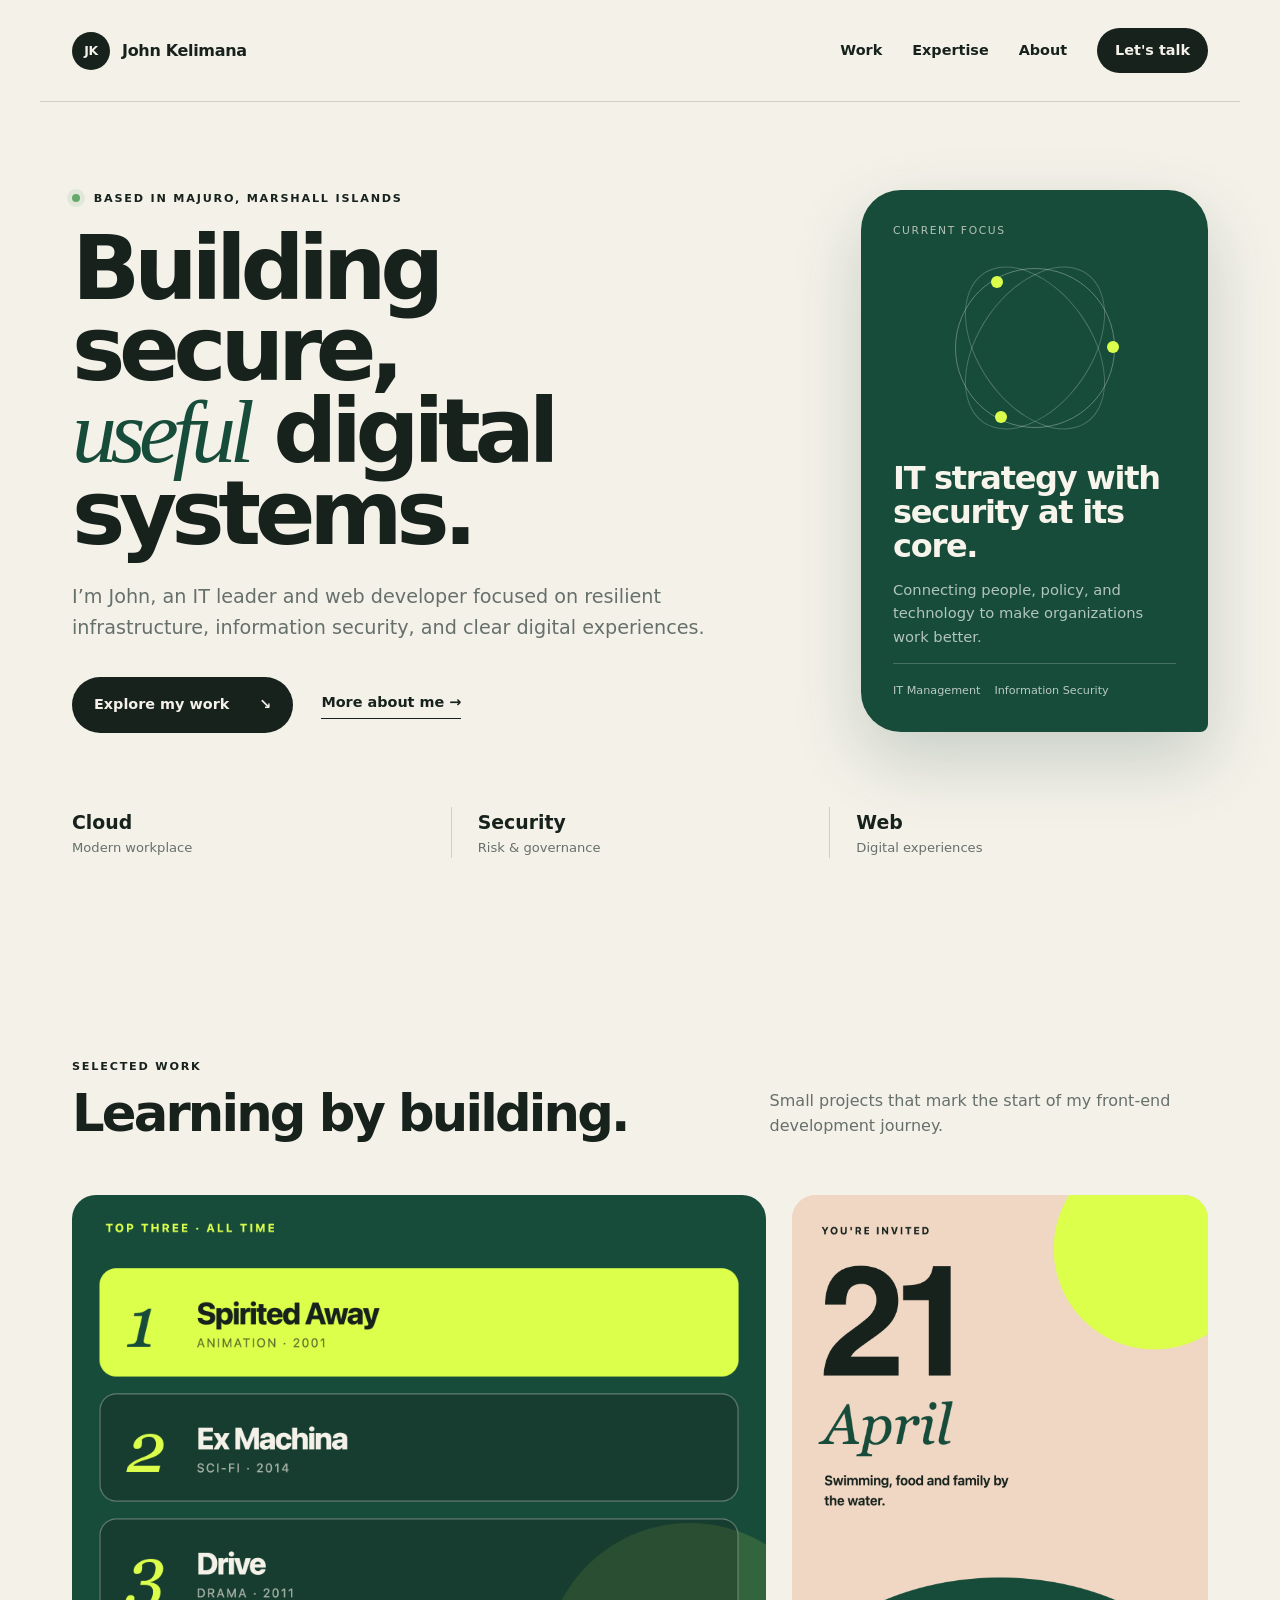
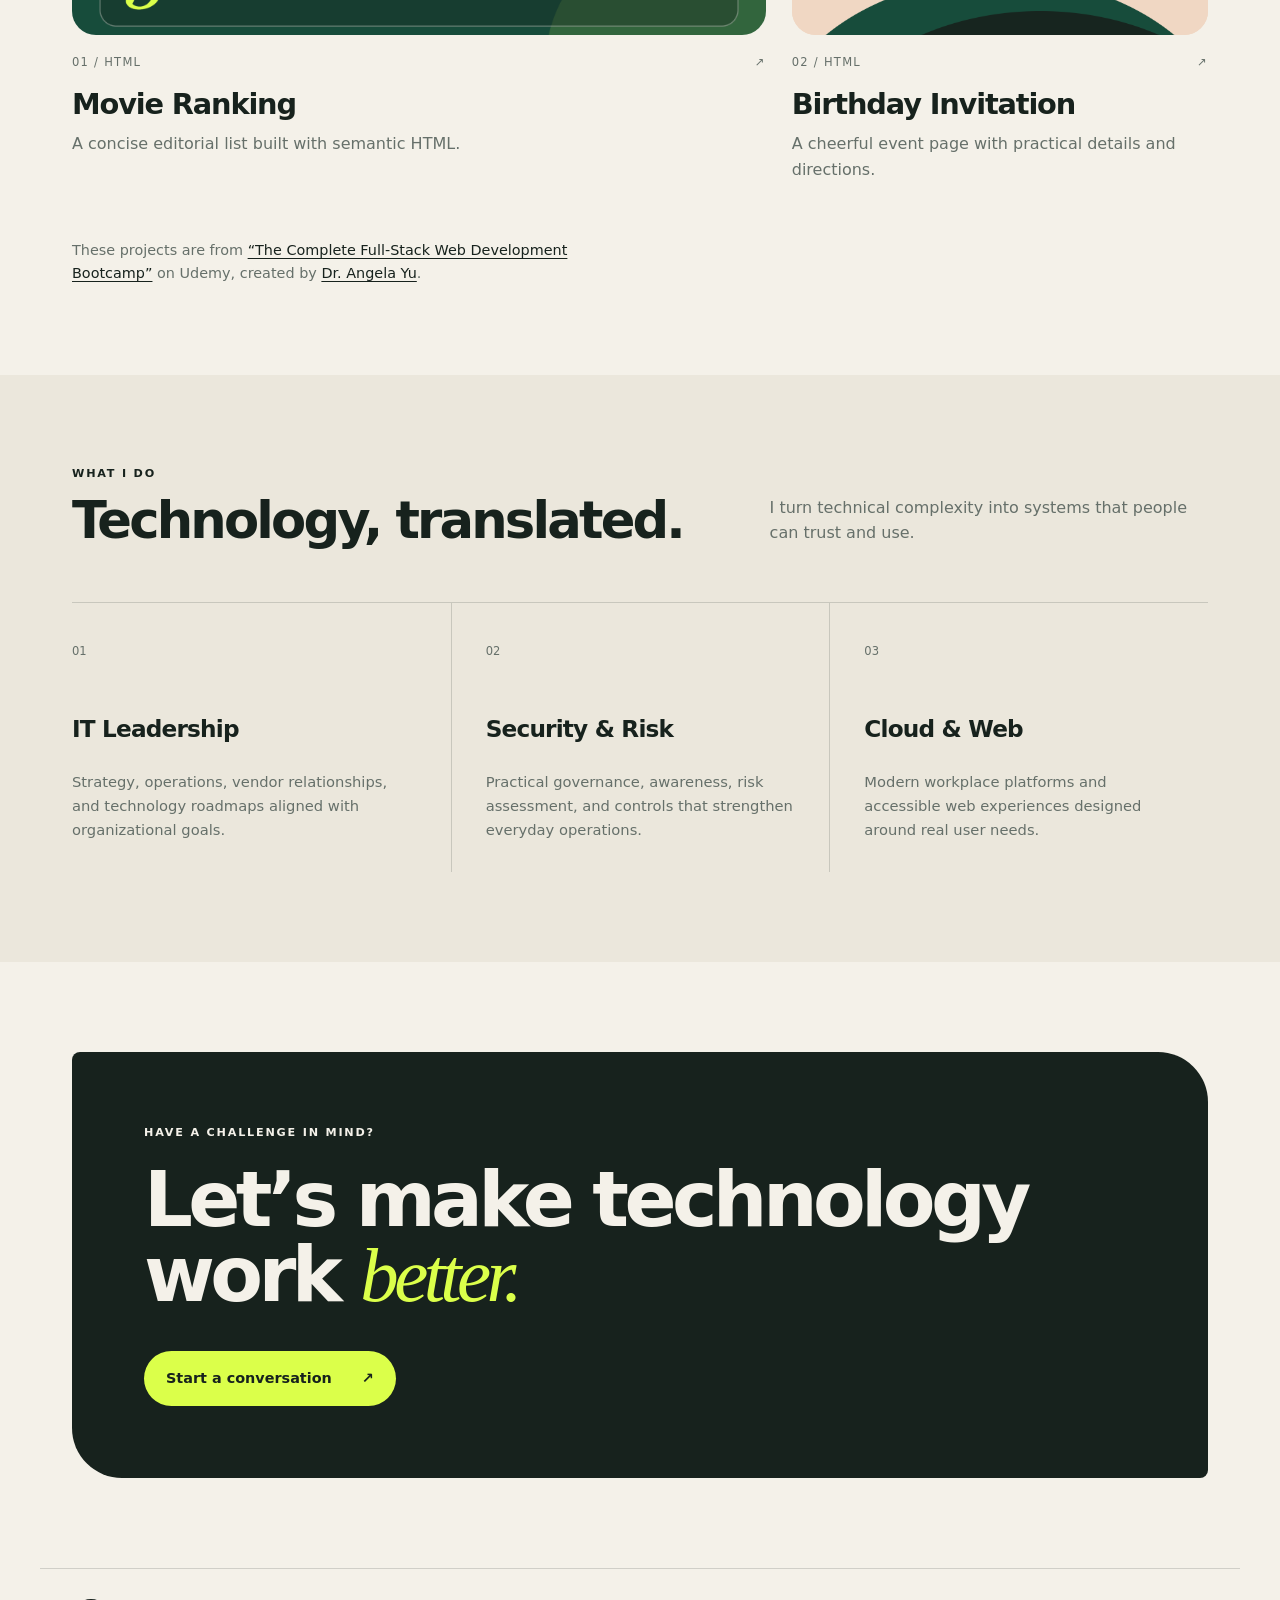
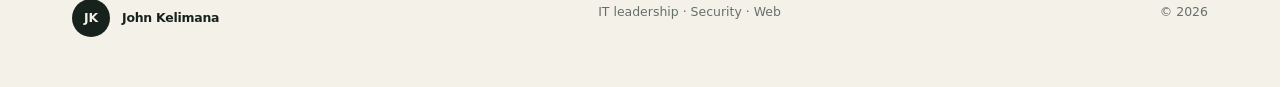
<file: index.html>
<!doctype html>
<html lang="en">
  <head>
    <meta charset="utf-8">
    <meta name="viewport" content="width=device-width, initial-scale=1">
    <meta
      name="description"
      content="John Kelimana — IT leader, security advocate, and web developer based in Majuro, Marshall Islands."
   >
    <title>John Kelimana — IT & Digital Systems</title>
    <link rel="stylesheet" href="./styles.css">
  </head>
  <body>
    <header class="site-header">
      <a class="brand" href="./index.html" aria-label="John Kelimana home"
        ><span>JK</span> John Kelimana</a
      >
      <button
        class="nav-toggle"
        type="button"
        aria-expanded="false"
        aria-controls="site-nav"
        aria-label="Open menu"
      >
        <span></span><span></span>
      </button>
      <nav id="site-nav" aria-label="Primary navigation">
        <a href="#work">Work</a><a href="#expertise">Expertise</a
        ><a href="./public/about.html">About</a
        ><a class="nav-cta" href="./public/contact.html">Let's talk</a>
      </nav>
    </header>
    <main>
      <section class="hero">
        <div class="hero-copy">
          <p class="eyebrow">
            <span class="status-dot"></span> Based in Majuro, Marshall Islands
          </p>
          <h1>Building secure,<br><em>useful</em> digital systems.</h1>
          <p class="hero-intro">
            I’m John, an IT leader and web developer focused on resilient
            infrastructure, information security, and clear digital experiences.
          </p>
          <div class="hero-actions">
            <a class="button button-primary" href="#work"
              >Explore my work <span aria-hidden="true">↘</span></a
            ><a class="text-link" href="./public/about.html"
              >More about me <span aria-hidden="true">→</span></a
            >
          </div>
        </div>
        <aside class="hero-card" aria-label="Professional focus">
          <p class="card-label">Current focus</p>
          <div class="orbit-mark" aria-hidden="true">
            <span></span><span></span><span></span>
          </div>
          <h2>IT strategy with security at its core.</h2>
          <p>
            Connecting people, policy, and technology to make organizations work
            better.
          </p>
          <div class="card-footer">
            <span>IT Management</span><span>Information Security</span>
          </div>
        </aside>
      </section>
      <section class="metrics" aria-label="Areas of impact">
        <div><strong>Cloud</strong><span>Modern workplace</span></div>
        <div><strong>Security</strong><span>Risk & governance</span></div>
        <div><strong>Web</strong><span>Digital experiences</span></div>
      </section>
      <section class="section" id="work">
        <div class="section-heading">
          <div>
            <p class="eyebrow">Selected work</p>
            <h2>Learning by building.</h2>
          </div>
          <p>
            Small projects that mark the start of my front-end development
            journey.
          </p>
        </div>
        <div class="project-grid">
          <a
            class="project-card project-featured"
            href="./public/movie-ranking.html"
            ><div class="project-image">
              <img
                src="./assets/images/movies.png"
                alt="Ranked list: 1 Spirited Away, 2 Ex Machina, 3 Drive"
             >
            </div>
            <div class="project-meta">
              <span>01 / HTML</span><span aria-hidden="true">↗</span>
            </div>
            <h3>Movie Ranking</h3>
            <p>A concise editorial list built with semantic HTML.</p></a
          >
          <a class="project-card" href="./public/birthday-invite.html"
            ><div class="project-image warm">
              <img
                src="./assets/images/birthday.png"
                alt="Invitation graphic for a party on 21 April"
             >
            </div>
            <div class="project-meta">
              <span>02 / HTML</span><span aria-hidden="true">↗</span>
            </div>
            <h3>Birthday Invitation</h3>
            <p>
              A cheerful event page with practical details and directions.
            </p></a
          >
        </div>
        <p class="course-note">
          These projects are from
          <a
            href="https://www.udemy.com/course/the-complete-web-development-bootcamp/"
            target="_blank"
            rel="noopener noreferrer"
            >“The Complete Full-Stack Web Development Bootcamp”</a
          >
          on Udemy, created by
          <a
            href="https://www.udemy.com/user/4b4368a3-b5c8-4529-aa65-2056ec31f37e/"
            target="_blank"
            rel="noopener noreferrer"
            >Dr. Angela Yu</a
          >.
        </p>
      </section>
      <section class="section expertise" id="expertise">
        <div class="section-heading">
          <div>
            <p class="eyebrow">What I do</p>
            <h2>Technology, translated.</h2>
          </div>
          <p>
            I turn technical complexity into systems that people can trust and
            use.
          </p>
        </div>
        <div class="expertise-grid">
          <article>
            <span>01</span>
            <h3>IT Leadership</h3>
            <p>
              Strategy, operations, vendor relationships, and technology
              roadmaps aligned with organizational goals.
            </p>
          </article>
          <article>
            <span>02</span>
            <h3>Security & Risk</h3>
            <p>
              Practical governance, awareness, risk assessment, and controls
              that strengthen everyday operations.
            </p>
          </article>
          <article>
            <span>03</span>
            <h3>Cloud & Web</h3>
            <p>
              Modern workplace platforms and accessible web experiences designed
              around real user needs.
            </p>
          </article>
        </div>
      </section>
      <section class="contact-banner">
        <p class="eyebrow">Have a challenge in mind?</p>
        <h2>Let’s make technology<br>work <em>better.</em></h2>
        <a class="button button-light" href="./public/contact.html"
          >Start a conversation <span aria-hidden="true">↗</span></a
        >
      </section>
    </main>
    <footer>
      <a class="brand" href="./index.html"><span>JK</span> John Kelimana</a>
      <p>IT leadership · Security · Web</p>
      <p>© 2026</p>
    </footer>
    <script src="./menu.js" defer></script>
  </body>
</html>
</file>
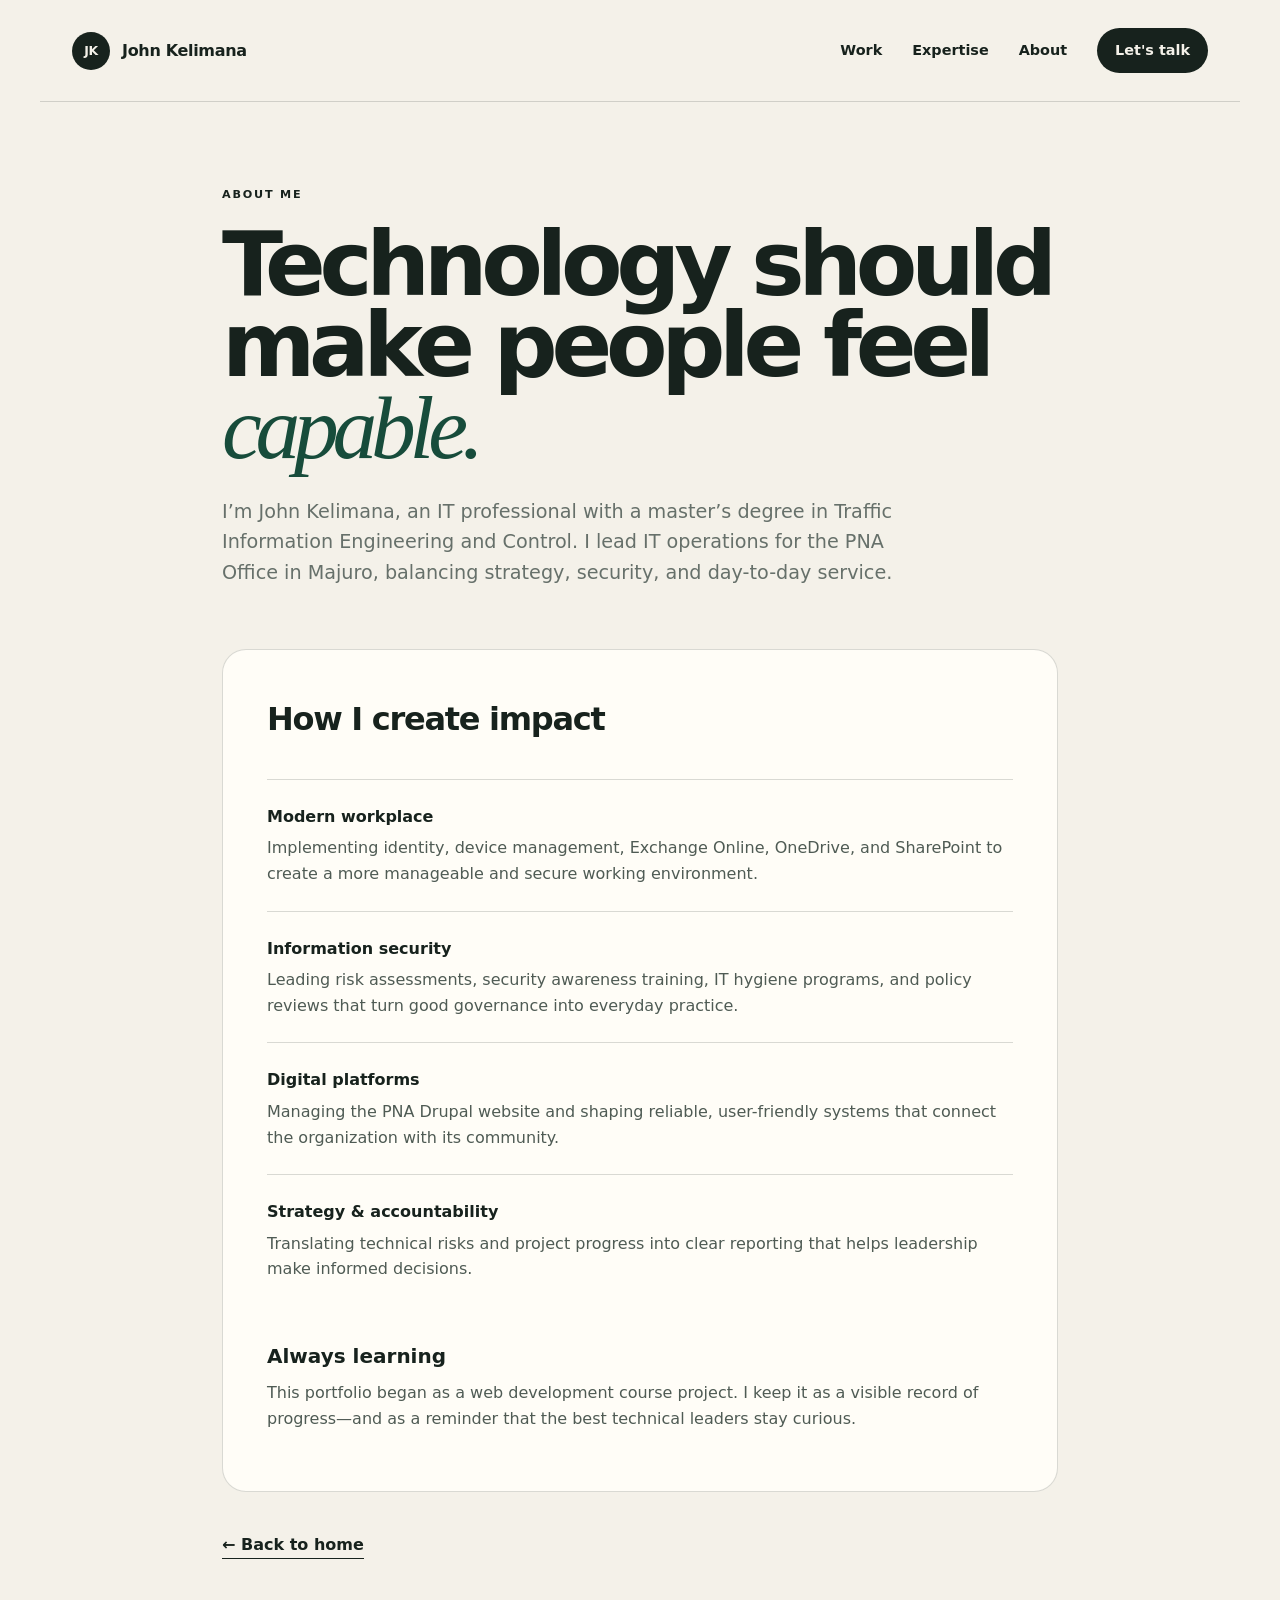
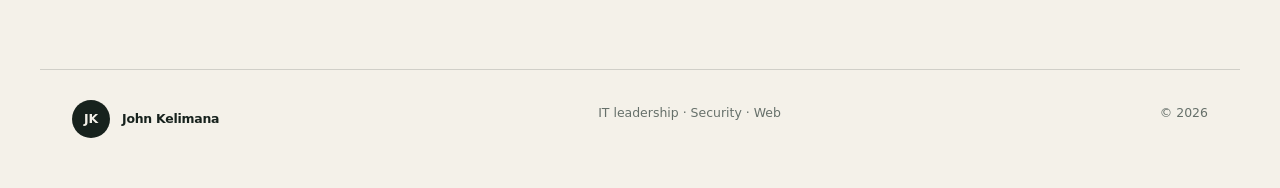
<file: public/about.html>
<!doctype html>
<html lang="en">
  <head>
    <meta charset="utf-8">
    <meta name="viewport" content="width=device-width, initial-scale=1">
    <meta
      name="description"
      content="About John Kelimana, IT leader and web developer."
   >
    <title>About — John Kelimana</title>
    <link rel="stylesheet" href="../styles.css">
  </head>
  <body>
    <header class="site-header">
      <a class="brand" href="../index.html"><span>JK</span> John Kelimana</a
      ><button
        class="nav-toggle"
        type="button"
        aria-expanded="false"
        aria-controls="site-nav"
        aria-label="Open menu"
      >
        <span></span><span></span>
      </button>
      <nav id="site-nav">
        <a href="../index.html#work">Work</a
        ><a href="../index.html#expertise">Expertise</a
        ><a href="./about.html">About</a
        ><a class="nav-cta" href="./contact.html">Let's talk</a>
      </nav>
    </header>
    <main class="page-shell">
      <p class="eyebrow">About me</p>
      <h1>Technology should make people feel <em>capable.</em></h1>
      <p class="page-lead">
        I’m John Kelimana, an IT professional with a master’s degree in Traffic
        Information Engineering and Control. I lead IT operations for the PNA
        Office in Majuro, balancing strategy, security, and day-to-day service.
      </p>
      <section class="content-card">
        <h2>How I create impact</h2>
        <ul class="detail-list">
          <li>
            <strong>Modern workplace</strong>Implementing identity, device
            management, Exchange Online, OneDrive, and SharePoint to create a
            more manageable and secure working environment.
          </li>
          <li>
            <strong>Information security</strong>Leading risk assessments,
            security awareness training, IT hygiene programs, and policy reviews
            that turn good governance into everyday practice.
          </li>
          <li>
            <strong>Digital platforms</strong>Managing the PNA Drupal website
            and shaping reliable, user-friendly systems that connect the
            organization with its community.
          </li>
          <li>
            <strong>Strategy & accountability</strong>Translating technical
            risks and project progress into clear reporting that helps
            leadership make informed decisions.
          </li>
        </ul>
        <h3>Always learning</h3>
        <p>
          This portfolio began as a web development course project. I keep it as
          a visible record of progress—and as a reminder that the best technical
          leaders stay curious.
        </p>
      </section>
      <a class="back-link" href="../index.html">← Back to home</a>
    </main>
    <footer>
      <a class="brand" href="../index.html"><span>JK</span> John Kelimana</a>
      <p>IT leadership · Security · Web</p>
      <p>© 2026</p>
    </footer>
    <script src="../menu.js" defer></script>
  </body>
</html>
</file>
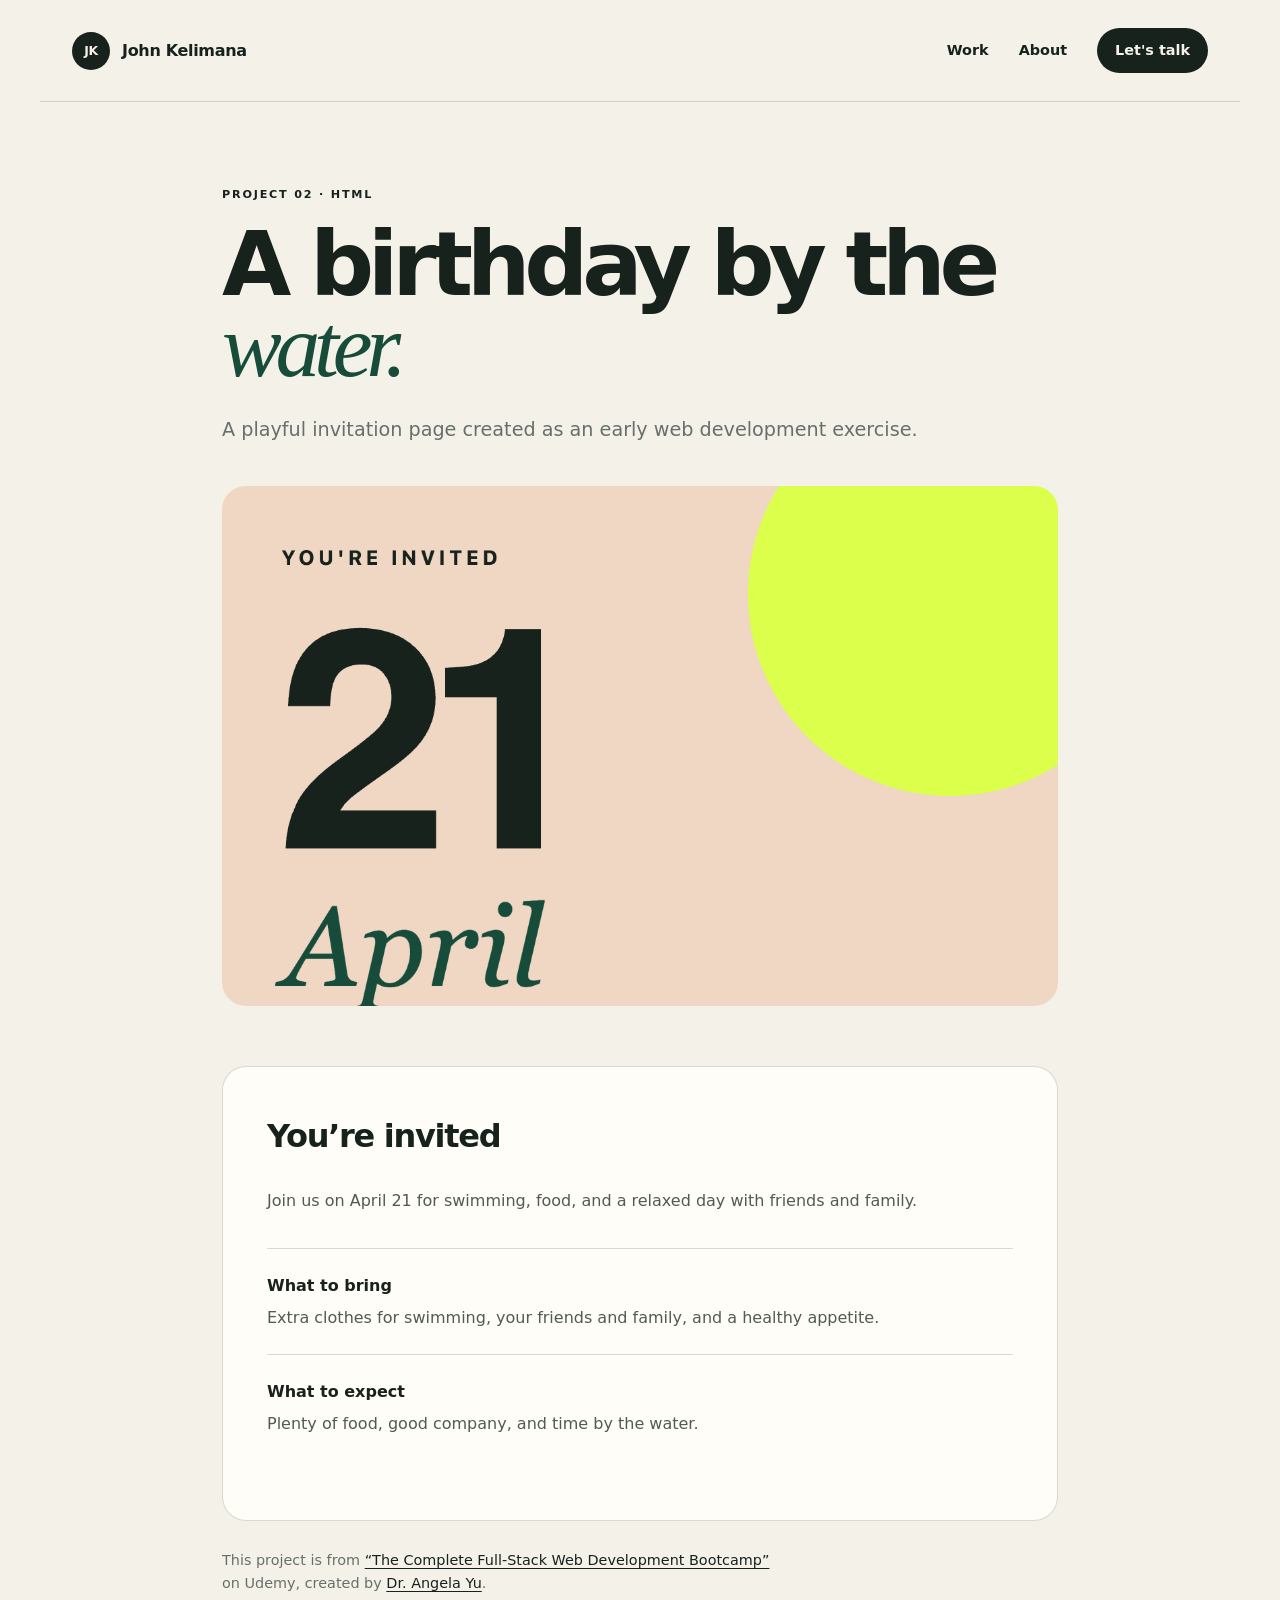
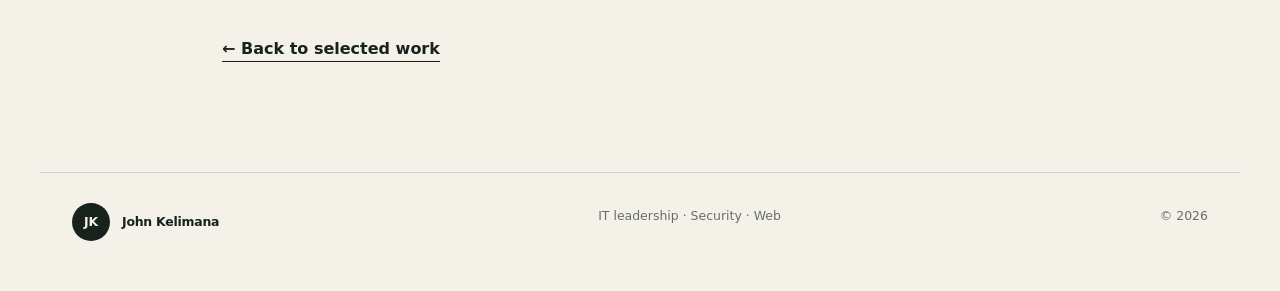
<file: public/birthday-invite.html>
<!doctype html>
<html lang="en">
  <head>
    <meta charset="utf-8">
    <meta name="viewport" content="width=device-width, initial-scale=1">
    <title>Birthday Invitation — John Kelimana</title>
    <link rel="stylesheet" href="../styles.css">
  </head>
  <body>
    <header class="site-header">
      <a class="brand" href="../index.html"><span>JK</span> John Kelimana</a
      ><button
        class="nav-toggle"
        type="button"
        aria-expanded="false"
        aria-controls="site-nav"
        aria-label="Open menu"
      >
        <span></span><span></span>
      </button>
      <nav id="site-nav">
        <a href="../index.html#work">Work</a><a href="./about.html">About</a
        ><a class="nav-cta" href="./contact.html">Let's talk</a>
      </nav>
    </header>
    <main class="page-shell">
      <p class="eyebrow">Project 02 · HTML</p>
      <h1>A birthday by the <em>water.</em></h1>
      <p class="page-lead">
        A playful invitation page created as an early web development exercise.
      </p>
      <img
        class="demo-image"
        src="../assets/images/birthday.png"
        alt="Invitation graphic for a party on 21 April"
     >
      <section class="content-card">
        <h2>You’re invited</h2>
        <p>
          Join us on April 21 for swimming, food, and a relaxed day with friends
          and family.
        </p>
        <ul class="detail-list">
          <li>
            <strong>What to bring</strong>Extra clothes for swimming, your
            friends and family, and a healthy appetite.
          </li>
          <li>
            <strong>What to expect</strong>Plenty of food, good company, and
            time by the water.
          </li>
        </ul>
      </section>
      <p class="course-note">
        This project is from
        <a
          href="https://www.udemy.com/course/the-complete-web-development-bootcamp/"
          target="_blank"
          rel="noopener noreferrer"
          >“The Complete Full-Stack Web Development Bootcamp”</a
        >
        on Udemy, created by
        <a
          href="https://www.udemy.com/user/4b4368a3-b5c8-4529-aa65-2056ec31f37e/"
          target="_blank"
          rel="noopener noreferrer"
          >Dr. Angela Yu</a
        >.
      </p>
      <a class="back-link" href="../index.html#work">← Back to selected work</a>
    </main>
    <footer>
      <a class="brand" href="../index.html"><span>JK</span> John Kelimana</a>
      <p>IT leadership · Security · Web</p>
      <p>© 2026</p>
    </footer>
    <script src="../menu.js" defer></script>
  </body>
</html>
</file>
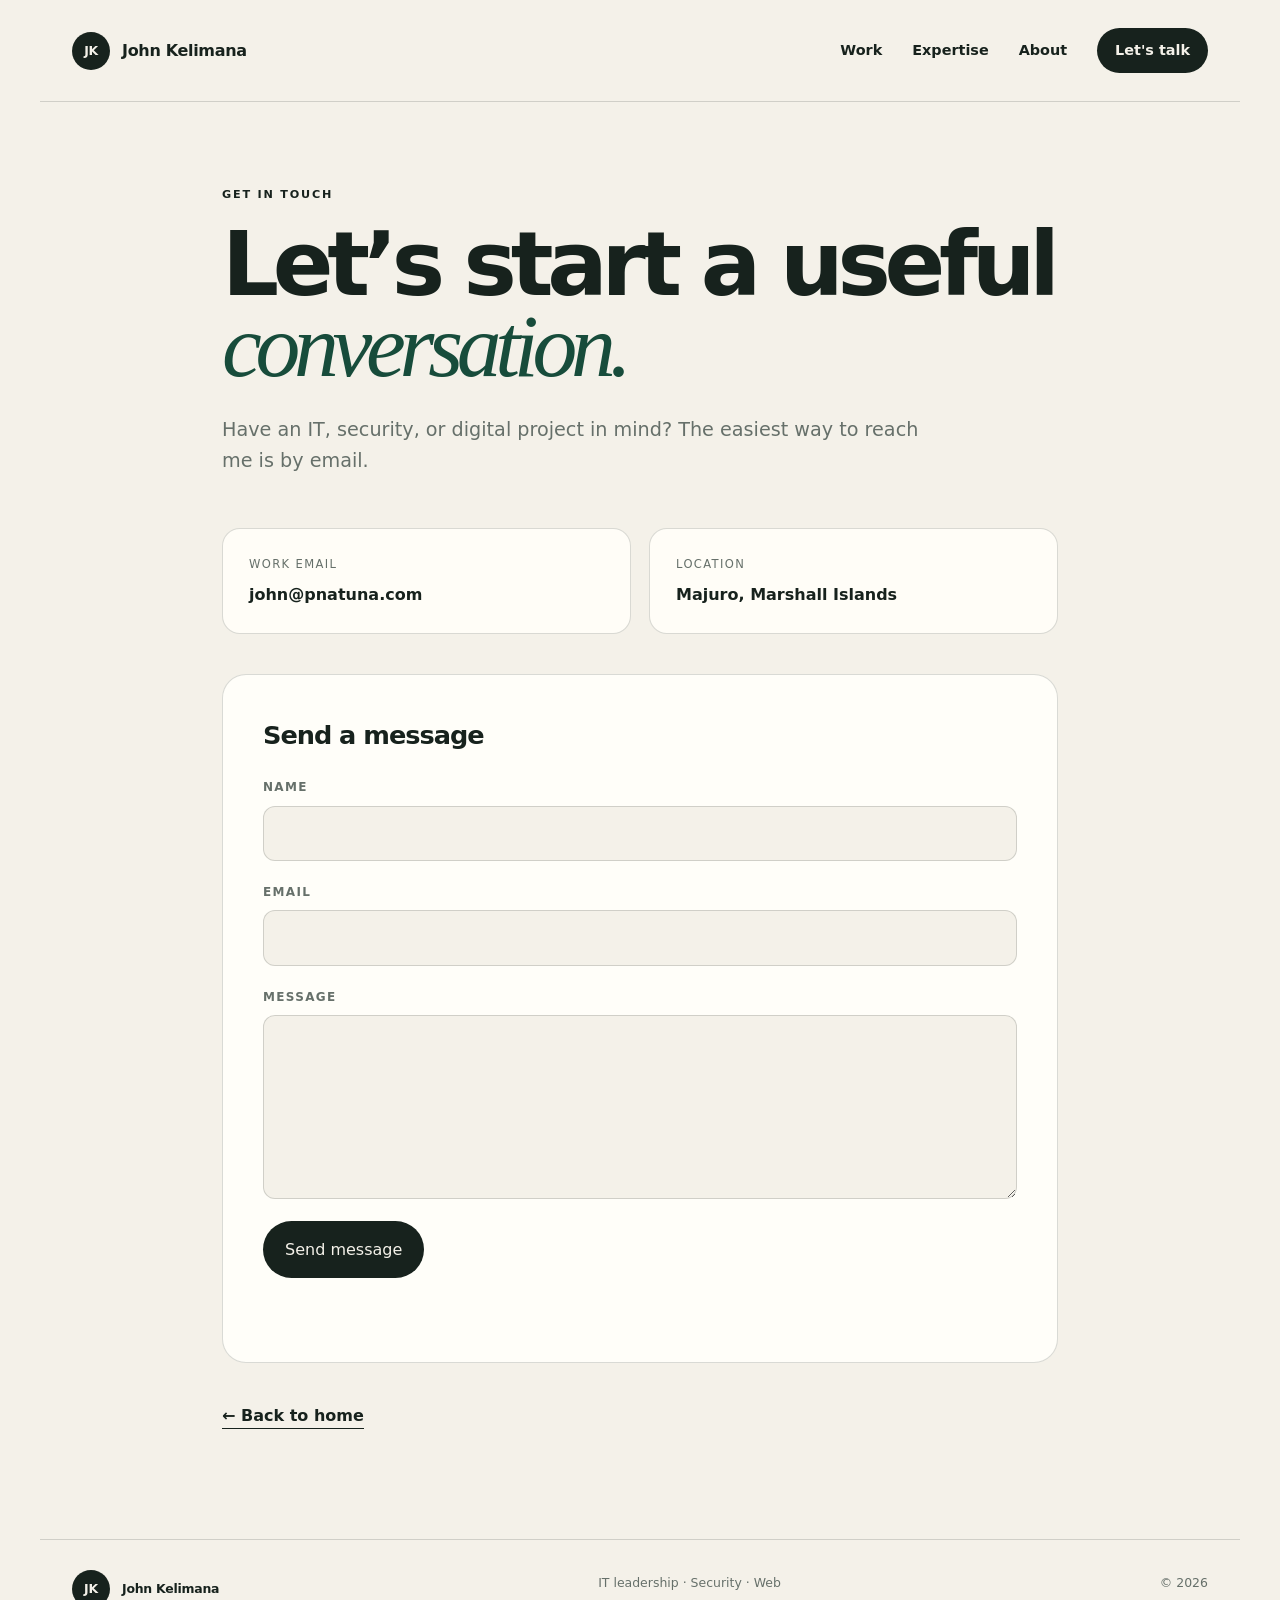
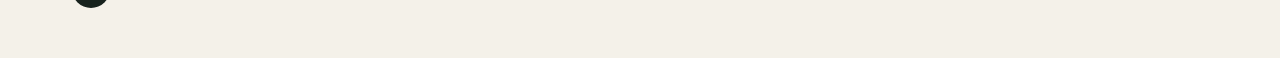
<file: public/contact.html>
<!doctype html>
<html lang="en">
  <head>
    <meta charset="utf-8">
    <meta name="viewport" content="width=device-width, initial-scale=1">
    <meta name="description" content="Contact John Kelimana.">
    <title>Contact — John Kelimana</title>
    <link rel="stylesheet" href="../styles.css">
  </head>
  <body>
    <header class="site-header">
      <a class="brand" href="../index.html"><span>JK</span> John Kelimana</a
      ><button
        class="nav-toggle"
        type="button"
        aria-expanded="false"
        aria-controls="site-nav"
        aria-label="Open menu"
      >
        <span></span><span></span>
      </button>
      <nav id="site-nav">
        <a href="../index.html#work">Work</a
        ><a href="../index.html#expertise">Expertise</a
        ><a href="./about.html">About</a
        ><a class="nav-cta" href="./contact.html">Let's talk</a>
      </nav>
    </header>
    <main class="page-shell">
      <p class="eyebrow">Get in touch</p>
      <h1>Let’s start a useful <em>conversation.</em></h1>
      <p class="page-lead">
        Have an IT, security, or digital project in mind? The easiest way to
        reach me is by email.
      </p>
      <section class="contact-grid" aria-label="Contact details">
        <div class="contact-item">
          <span>Work email</span
          ><a href="mailto:john@pnatuna.com">john@pnatuna.com</a>
        </div>
        <div class="contact-item">
          <span>Location</span><strong>Majuro, Marshall Islands</strong>
        </div>
      </section>
      <form
        class="contact-form"
        id="contact-form"
        novalidate
        aria-labelledby="contact-form-title"
      >
        <h2 id="contact-form-title">Send a message</h2>
        <div class="field">
          <label for="cf-name">Name</label>
          <input
            id="cf-name"
            name="name"
            type="text"
            autocomplete="name"
            maxlength="100"
            required
         >
        </div>
        <div class="field">
          <label for="cf-email">Email</label>
          <input
            id="cf-email"
            name="email"
            type="email"
            autocomplete="email"
            maxlength="200"
            required
         >
        </div>
        <div class="field">
          <label for="cf-message">Message</label>
          <textarea
            id="cf-message"
            name="message"
            rows="6"
            minlength="10"
            maxlength="2000"
            required
          ></textarea>
        </div>
        <div class="field-trap" aria-hidden="true">
          <label for="cf-website">Leave this field empty</label>
          <input
            id="cf-website"
            name="website"
            type="text"
            tabindex="-1"
            autocomplete="off"
         >
        </div>
        <button class="button button-primary" type="submit">
          Send message
        </button>
        <p
          class="form-status"
          id="form-status"
          role="status"
          aria-live="polite"
        ></p>
      </form>
      <a class="back-link" href="../index.html">← Back to home</a>
    </main>
    <footer>
      <a class="brand" href="../index.html"><span>JK</span> John Kelimana</a>
      <p>IT leadership · Security · Web</p>
      <p>© 2026</p>
    </footer>
    <script src="../menu.js" defer></script>
    <script src="../contact.js" defer></script>
  </body>
</html>
</file>
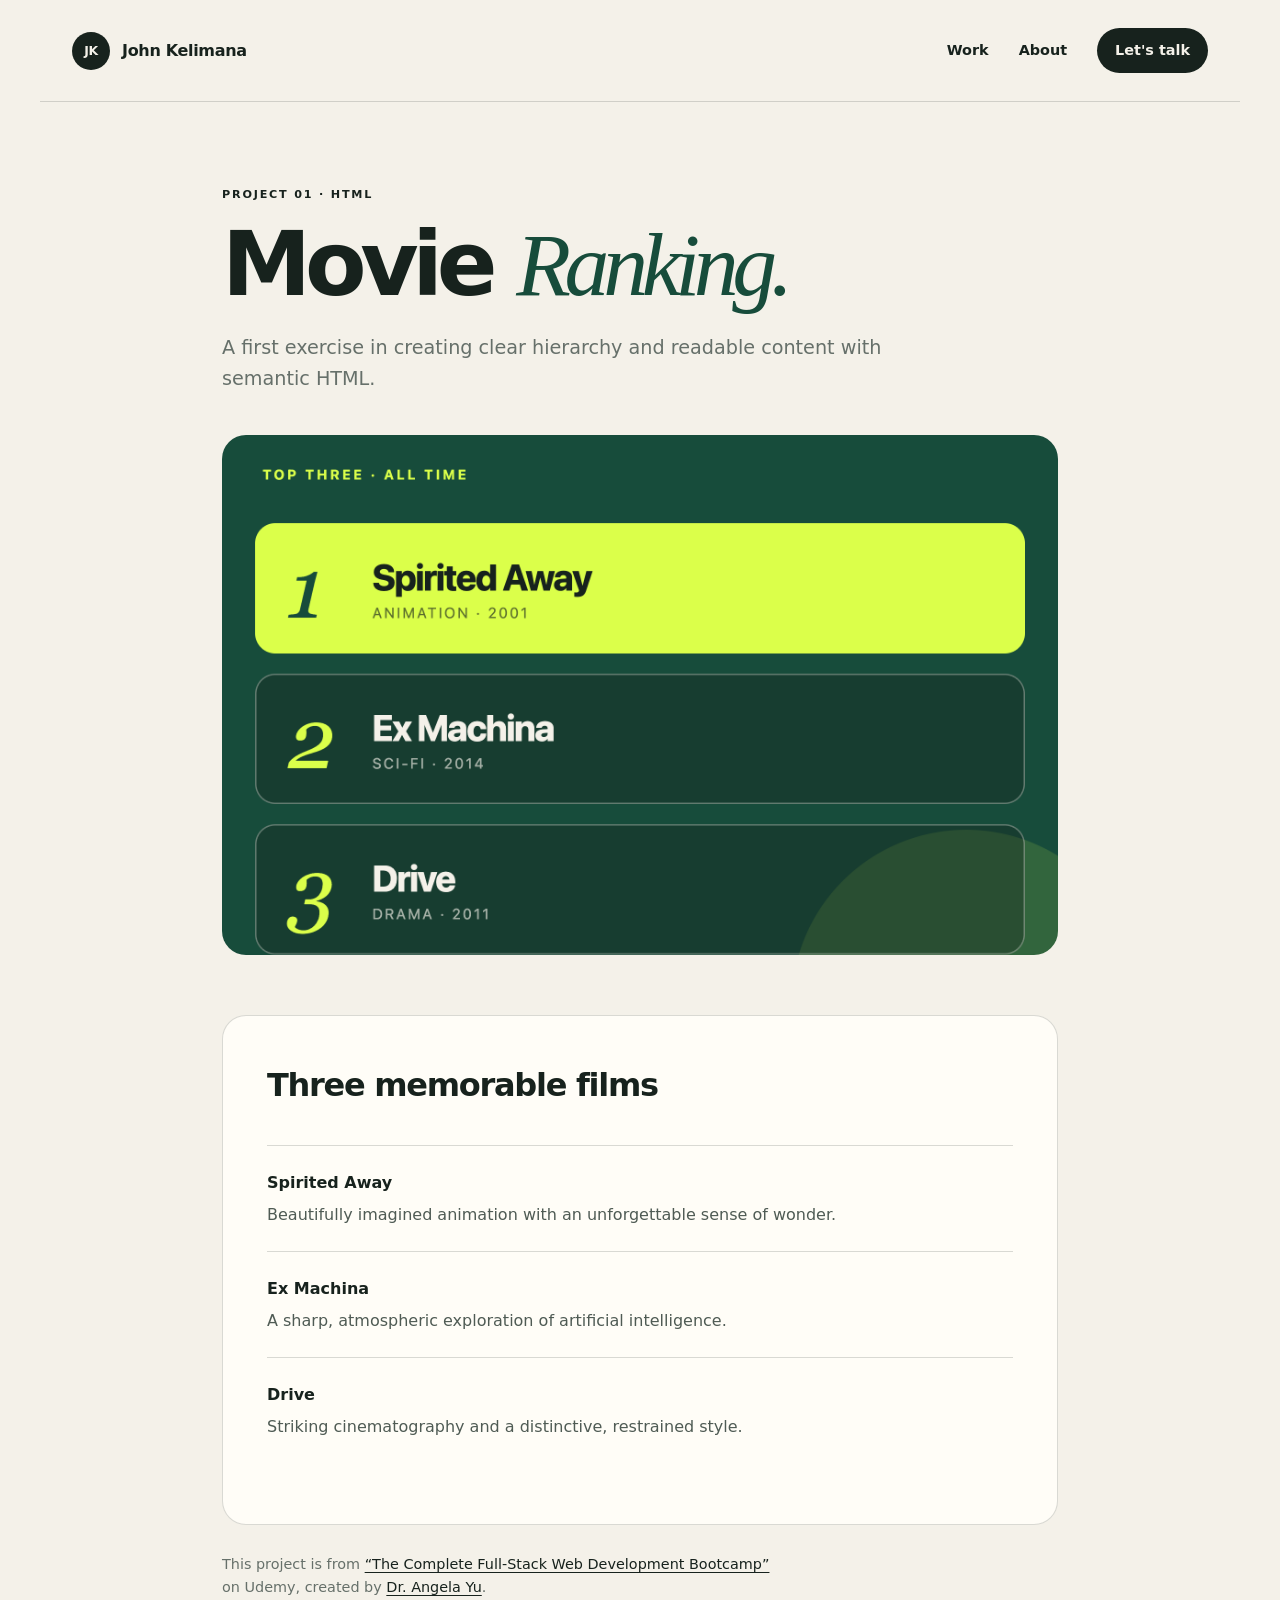
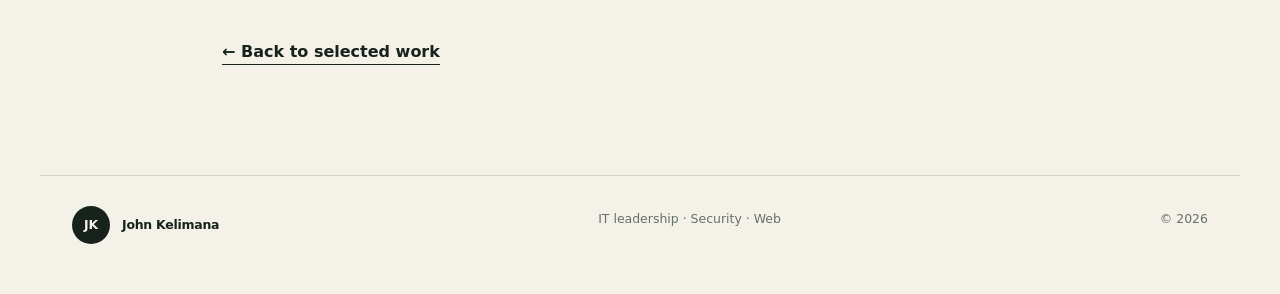
<file: public/movie-ranking.html>
<!doctype html>
<html lang="en">
  <head>
    <meta charset="utf-8">
    <meta name="viewport" content="width=device-width, initial-scale=1">
    <title>Movie Ranking — John Kelimana</title>
    <link rel="stylesheet" href="../styles.css">
  </head>
  <body>
    <header class="site-header">
      <a class="brand" href="../index.html"><span>JK</span> John Kelimana</a
      ><button
        class="nav-toggle"
        type="button"
        aria-expanded="false"
        aria-controls="site-nav"
        aria-label="Open menu"
      >
        <span></span><span></span>
      </button>
      <nav id="site-nav">
        <a href="../index.html#work">Work</a><a href="./about.html">About</a
        ><a class="nav-cta" href="./contact.html">Let's talk</a>
      </nav>
    </header>
    <main class="page-shell">
      <p class="eyebrow">Project 01 · HTML</p>
      <h1>Movie <em>Ranking.</em></h1>
      <p class="page-lead">
        A first exercise in creating clear hierarchy and readable content with
        semantic HTML.
      </p>
      <img
        class="demo-image"
        src="../assets/images/movies.png"
        alt="Ranked list: 1 Spirited Away, 2 Ex Machina, 3 Drive"
     >
      <section class="content-card">
        <h2>Three memorable films</h2>
        <ul class="detail-list">
          <li>
            <strong>Spirited Away</strong>Beautifully imagined animation with an
            unforgettable sense of wonder.
          </li>
          <li>
            <strong>Ex Machina</strong>A sharp, atmospheric exploration of
            artificial intelligence.
          </li>
          <li>
            <strong>Drive</strong>Striking cinematography and a distinctive,
            restrained style.
          </li>
        </ul>
      </section>
      <p class="course-note">
        This project is from
        <a
          href="https://www.udemy.com/course/the-complete-web-development-bootcamp/"
          target="_blank"
          rel="noopener noreferrer"
          >“The Complete Full-Stack Web Development Bootcamp”</a
        >
        on Udemy, created by
        <a
          href="https://www.udemy.com/user/4b4368a3-b5c8-4529-aa65-2056ec31f37e/"
          target="_blank"
          rel="noopener noreferrer"
          >Dr. Angela Yu</a
        >.
      </p>
      <a class="back-link" href="../index.html#work">← Back to selected work</a>
    </main>
    <footer>
      <a class="brand" href="../index.html"><span>JK</span> John Kelimana</a>
      <p>IT leadership · Security · Web</p>
      <p>© 2026</p>
    </footer>
    <script src="../menu.js" defer></script>
  </body>
</html>
</file>
<file: styles.css>
:root{--ink:#17221d;--paper:#f4f1e9;--surface:#ebe7dc;--accent:#dbff4a;--forest:#174c3b;--muted:#66706a;--line:rgba(23,34,29,.16);--radius:24px;--max:1200px}
*{box-sizing:border-box}html{scroll-behavior:smooth}body{margin:0;color:var(--ink);background:var(--paper);font-family:Inter,ui-sans-serif,system-ui,-apple-system,BlinkMacSystemFont,"Segoe UI",sans-serif;line-height:1.6}a{color:inherit;text-decoration:none}img{display:block;max-width:100%}
.site-header,footer{max-width:var(--max);margin:auto;padding:28px 32px;display:flex;align-items:center;justify-content:space-between}.site-header{border-bottom:1px solid var(--line)}.brand{display:inline-flex;align-items:center;gap:12px;font-weight:750;letter-spacing:-.02em}.brand span{display:grid;place-items:center;width:38px;height:38px;color:var(--paper);background:var(--ink);border-radius:50%;font-size:.78rem}nav{display:flex;align-items:center;gap:30px;font-size:.9rem;font-weight:650}nav a:not(.nav-cta):hover{opacity:.55}.nav-cta{padding:11px 18px;color:var(--paper);background:var(--ink);border-radius:999px}
main{overflow:hidden}.hero{max-width:var(--max);margin:auto;padding:88px 32px 74px;display:grid;grid-template-columns:minmax(0,1.55fr) minmax(300px,.75fr);align-items:center;gap:72px}.eyebrow{margin:0 0 20px;text-transform:uppercase;letter-spacing:.16em;font-size:.7rem;font-weight:800}.status-dot{display:inline-block;width:8px;height:8px;margin-right:8px;background:#65a96d;border-radius:50%;box-shadow:0 0 0 5px rgba(101,169,109,.13)}h1,h2,h3,p{margin-top:0}h1{max-width:830px;margin-bottom:28px;font-size:clamp(3.4rem,7vw,6.8rem);line-height:.91;letter-spacing:-.07em;font-weight:690}h1 em,h2 em{color:var(--forest);font-family:Georgia,serif;font-weight:400}.hero-intro{max-width:660px;margin-bottom:34px;color:var(--muted);font-size:clamp(1rem,1.5vw,1.22rem)}.hero-actions{display:flex;align-items:center;flex-wrap:wrap;gap:28px}.button{display:inline-flex;align-items:center;justify-content:center;gap:30px;padding:16px 22px;border-radius:999px;font-size:.9rem;font-weight:750;transition:transform .2s ease}.button:hover{transform:translateY(-2px)}.button-primary{color:var(--paper);background:var(--ink)}.button-light{color:var(--ink);background:var(--accent)}.text-link{padding-bottom:4px;border-bottom:1px solid var(--ink);font-size:.9rem;font-weight:700}
.hero-card{min-height:480px;padding:32px;color:#f7f4eb;background:var(--forest);border-radius:40px 40px 8px 40px;display:flex;flex-direction:column;box-shadow:0 28px 70px rgba(23,76,59,.2)}.card-label{text-transform:uppercase;letter-spacing:.15em;font-size:.67rem;opacity:.7}.orbit-mark{position:relative;width:160px;height:160px;margin:18px auto 34px;border:1px solid rgba(255,255,255,.3);border-radius:50%}.orbit-mark:before,.orbit-mark:after{content:"";position:absolute;inset:22px -12px;border:1px solid rgba(255,255,255,.22);border-radius:50%;transform:rotate(55deg)}.orbit-mark:after{transform:rotate(-55deg)}.orbit-mark span{position:absolute;width:12px;height:12px;background:var(--accent);border-radius:50%}.orbit-mark span:first-child{top:7px;left:35px}.orbit-mark span:nth-child(2){right:-5px;top:72px}.orbit-mark span:last-child{left:39px;bottom:4px}.hero-card h2{max-width:330px;margin-bottom:14px;font-size:2rem;line-height:1.06;letter-spacing:-.04em}.hero-card>p:not(.card-label){color:rgba(255,255,255,.67);font-size:.92rem}.card-footer{margin-top:auto;padding-top:18px;display:flex;gap:14px;border-top:1px solid rgba(255,255,255,.2);color:rgba(255,255,255,.7);font-size:.7rem}
.metrics{max-width:var(--max);margin:0 auto 50px;padding:0 32px 60px;display:grid;grid-template-columns:repeat(3,1fr)}.metrics div{padding:0 26px;border-left:1px solid var(--line)}.metrics div:first-child{padding-left:0;border-left:0}.metrics strong,.metrics span{display:block}.metrics strong{font-size:1.18rem}.metrics span{color:var(--muted);font-size:.82rem}
.section{max-width:var(--max);margin:auto;padding:90px 32px}.section-heading{margin-bottom:56px;display:grid;grid-template-columns:1.5fr 1fr;align-items:end;gap:40px}.section-heading .eyebrow{margin-bottom:12px}.section-heading h2{margin:0;font-size:clamp(2.5rem,4vw,4.2rem);line-height:1;letter-spacing:-.055em}.section-heading>p{margin:0;color:var(--muted)}.project-grid{display:grid;grid-template-columns:1.25fr .75fr;gap:26px}.project-card{min-width:0}.project-image{height:440px;overflow:hidden;background:#dce6dd;border-radius:var(--radius)}.project-image.warm{background:#f0d7c3}.project-image img{width:100%;height:100%;object-fit:cover;object-position:top center;transition:transform .45s ease}.project-card:hover img{transform:scale(1.025)}.project-meta{padding-top:18px;display:flex;justify-content:space-between;color:var(--muted);font-size:.72rem;letter-spacing:.11em;text-transform:uppercase}.project-card h3{margin:10px 0 4px;font-size:1.8rem;letter-spacing:-.04em}.project-card p{color:var(--muted)}
.expertise{max-width:none;padding-left:max(32px,calc((100vw - var(--max))/2 + 32px));padding-right:max(32px,calc((100vw - var(--max))/2 + 32px));background:var(--surface)}.expertise-grid{display:grid;grid-template-columns:repeat(3,1fr);border-top:1px solid var(--line)}.expertise article{padding:34px 34px 16px 0}.expertise article+article{padding-left:34px;border-left:1px solid var(--line)}.expertise article span{display:inline-block;margin-bottom:50px;color:var(--muted);font-size:.72rem}.expertise article h3{font-size:1.45rem;letter-spacing:-.035em}.expertise article p{color:var(--muted);font-size:.92rem}
.contact-banner{max-width:calc(var(--max) - 64px);margin:90px auto;padding:72px;color:var(--paper);background:var(--ink);border-radius:8px 50px 8px 50px}.contact-banner h2{margin-bottom:38px;font-size:clamp(2.8rem,6vw,5.5rem);line-height:.98;letter-spacing:-.06em}.contact-banner h2 em{color:var(--accent)}footer{padding-top:30px;padding-bottom:50px;border-top:1px solid var(--line);color:var(--muted);font-size:.78rem}footer .brand{color:var(--ink)}
.page-shell{max-width:900px;margin:auto;padding:84px 32px 110px}.page-shell h1{max-width:850px;margin-bottom:28px;font-size:clamp(3.2rem,7vw,6rem)}.page-lead{max-width:720px;color:var(--muted);font-size:1.2rem}.content-card{margin-top:60px;padding:44px;background:#fffdf7;border:1px solid var(--line);border-radius:var(--radius)}.content-card h2{font-size:2rem;letter-spacing:-.04em}.content-card h3{margin:34px 0 8px;font-size:1.25rem}.content-card p,.content-card li{color:#4f5b54}.detail-list{display:grid;gap:0;margin-top:34px;padding:0;list-style:none}.detail-list li{padding:24px 0;border-top:1px solid var(--line)}.detail-list strong{display:block;margin-bottom:6px;color:var(--ink)}.contact-grid{display:grid;grid-template-columns:1fr 1fr;gap:18px;margin-top:52px}.contact-item{padding:26px;background:#fffdf7;border:1px solid var(--line);border-radius:18px}.contact-item span{display:block;margin-bottom:8px;color:var(--muted);font-size:.72rem;text-transform:uppercase;letter-spacing:.12em}.contact-item a{font-weight:700;word-break:break-word}.demo-image{width:100%;max-height:520px;margin:40px 0;object-fit:cover;object-position:top;border-radius:var(--radius)}.back-link{display:inline-block;margin-top:40px;font-weight:700;border-bottom:1px solid currentColor}
.nav-toggle{display:none;place-content:center;gap:6px;width:44px;height:44px;padding:0;background:transparent;border:1px solid var(--line);border-radius:50%;cursor:pointer}.nav-toggle span{display:block;width:18px;height:2px;background:var(--ink);transition:transform .2s ease}.open .nav-toggle span:first-child{transform:translateY(4px) rotate(45deg)}.open .nav-toggle span:last-child{transform:translateY(-4px) rotate(-45deg)}
@media(max-width:820px){.site-header{padding:20px}nav{display:none;order:3;flex-basis:100%;flex-direction:column;align-items:stretch;gap:0;padding-top:14px}.open nav{display:flex}nav a{padding:14px 4px;border-bottom:1px solid var(--line)}nav .nav-cta{margin-top:14px;padding:14px 18px;text-align:center;border:0}.site-header{flex-wrap:wrap}.nav-toggle{display:inline-grid}.hero{padding:62px 20px 54px;grid-template-columns:1fr;gap:42px}.hero-card{min-height:410px}.metrics{padding:0 20px 40px}.section{padding:68px 20px}.section-heading{grid-template-columns:1fr;gap:18px}.project-grid,.expertise-grid{grid-template-columns:1fr}.project-image{height:390px}.expertise{padding-left:20px;padding-right:20px}.expertise article+article{padding-left:0;border-left:0;border-top:1px solid var(--line)}.expertise article span{margin-bottom:20px}.contact-banner{margin:54px 20px;padding:46px 28px}footer{margin:0 20px;padding-left:0;padding-right:0;flex-wrap:wrap;gap:18px}.page-shell{padding:64px 20px 90px}.content-card{padding:28px}.contact-grid{grid-template-columns:1fr}}
@media(prefers-reduced-motion:reduce){html{scroll-behavior:auto}*{transition:none!important}}
.course-note{margin:40px 0 0;color:var(--muted);font-size:.9rem;max-width:62ch}.course-note a{color:var(--ink);text-decoration:underline;text-underline-offset:3px}.content-card+.course-note{margin:28px 0 0}
.contact-form{margin-top:40px;padding:40px;display:grid;gap:22px;background:#fffef9;border:1px solid var(--line);border-radius:var(--radius)}.contact-form h2{margin:0;font-size:1.6rem;letter-spacing:-.04em}.field{display:grid;gap:8px}.field label{font-size:.75rem;font-weight:700;letter-spacing:.11em;text-transform:uppercase;color:var(--muted)}.field input,.field textarea{width:100%;padding:14px 16px;font:inherit;color:var(--ink);background:var(--paper);border:1px solid var(--line);border-radius:12px}.field textarea{resize:vertical;min-height:140px}.field input:focus-visible,.field textarea:focus-visible,.nav-toggle:focus-visible{outline:2px solid var(--forest);outline-offset:2px}.field-trap{position:absolute;left:-9999px;width:1px;height:1px;overflow:hidden}.contact-form .button{justify-self:start;border:0;cursor:pointer;font:inherit}.contact-form .button:disabled{opacity:.6;cursor:wait}.form-status{margin:0;min-height:1.4em;font-size:.95rem}.form-status[data-kind=ok]{color:var(--forest)}.form-status[data-kind=error]{color:#9b2c1d}
@media(max-width:820px){.contact-form{padding:26px 20px}}
</file>
